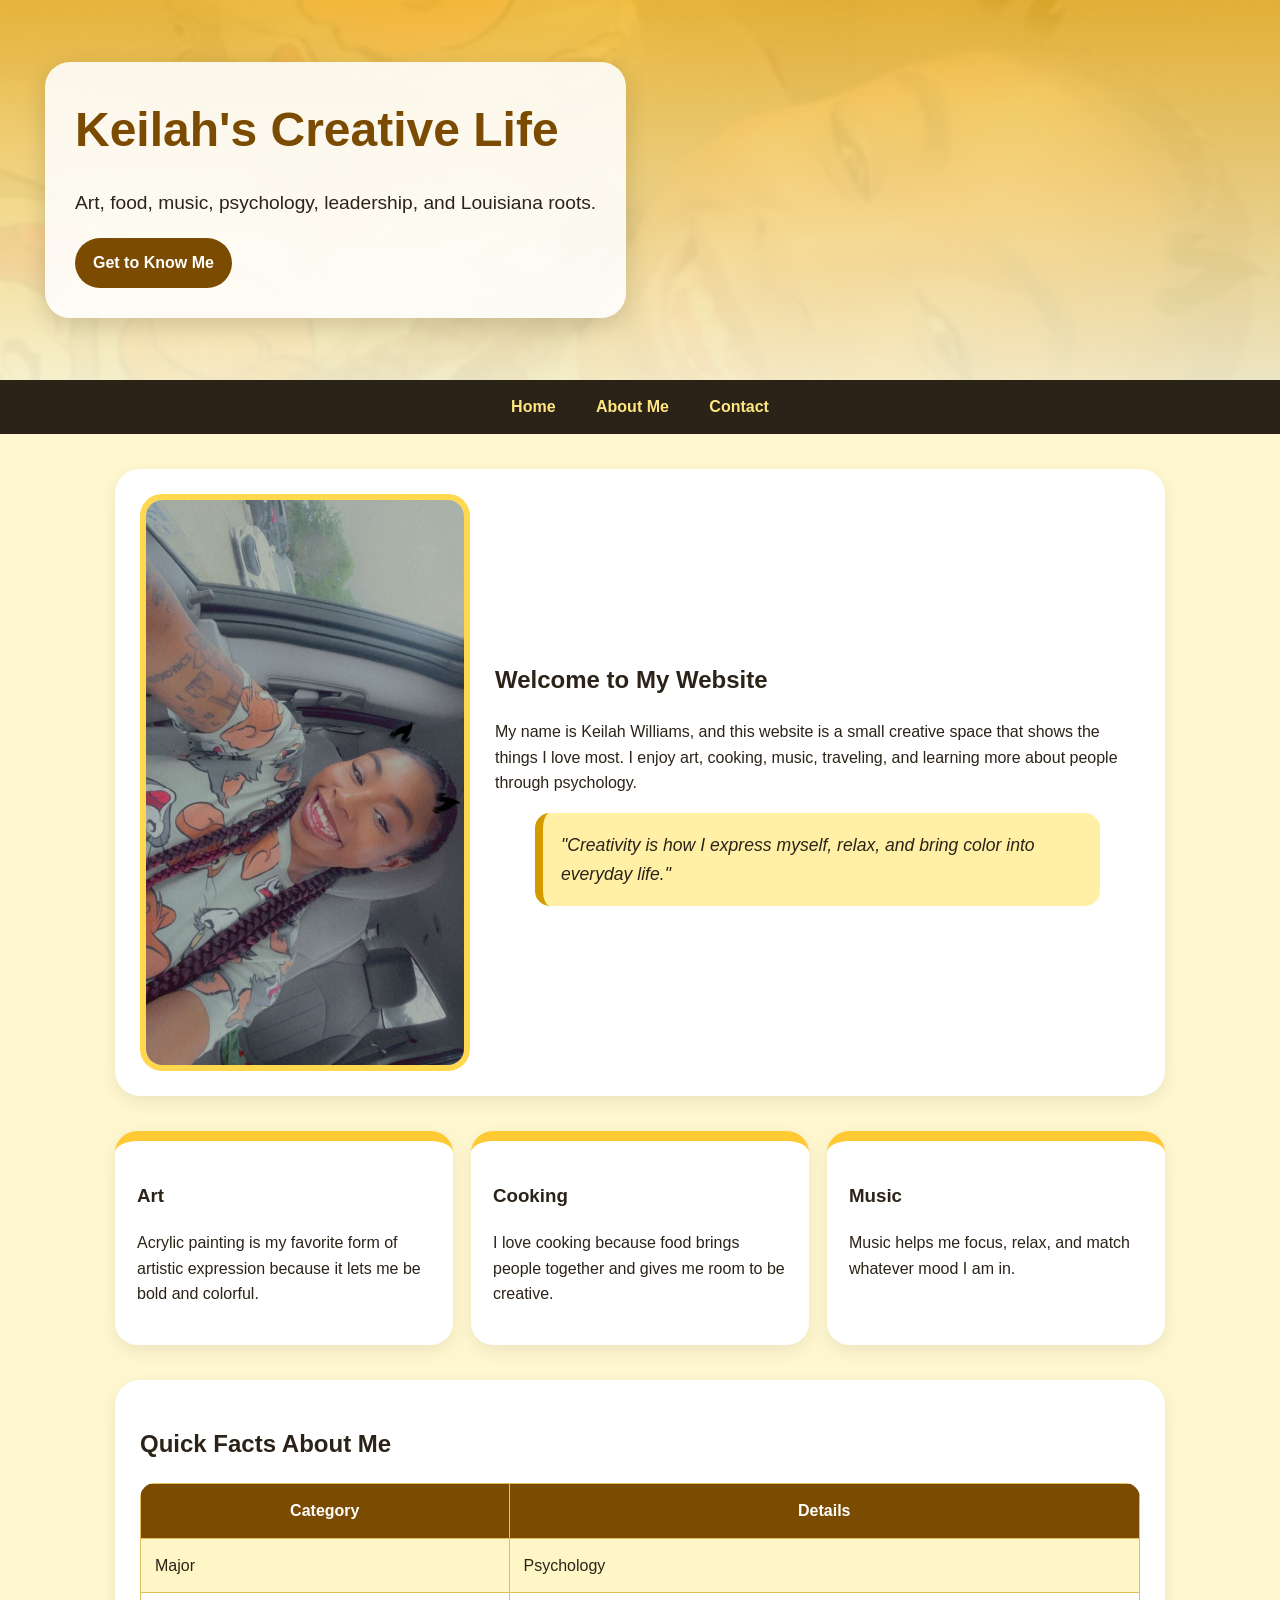
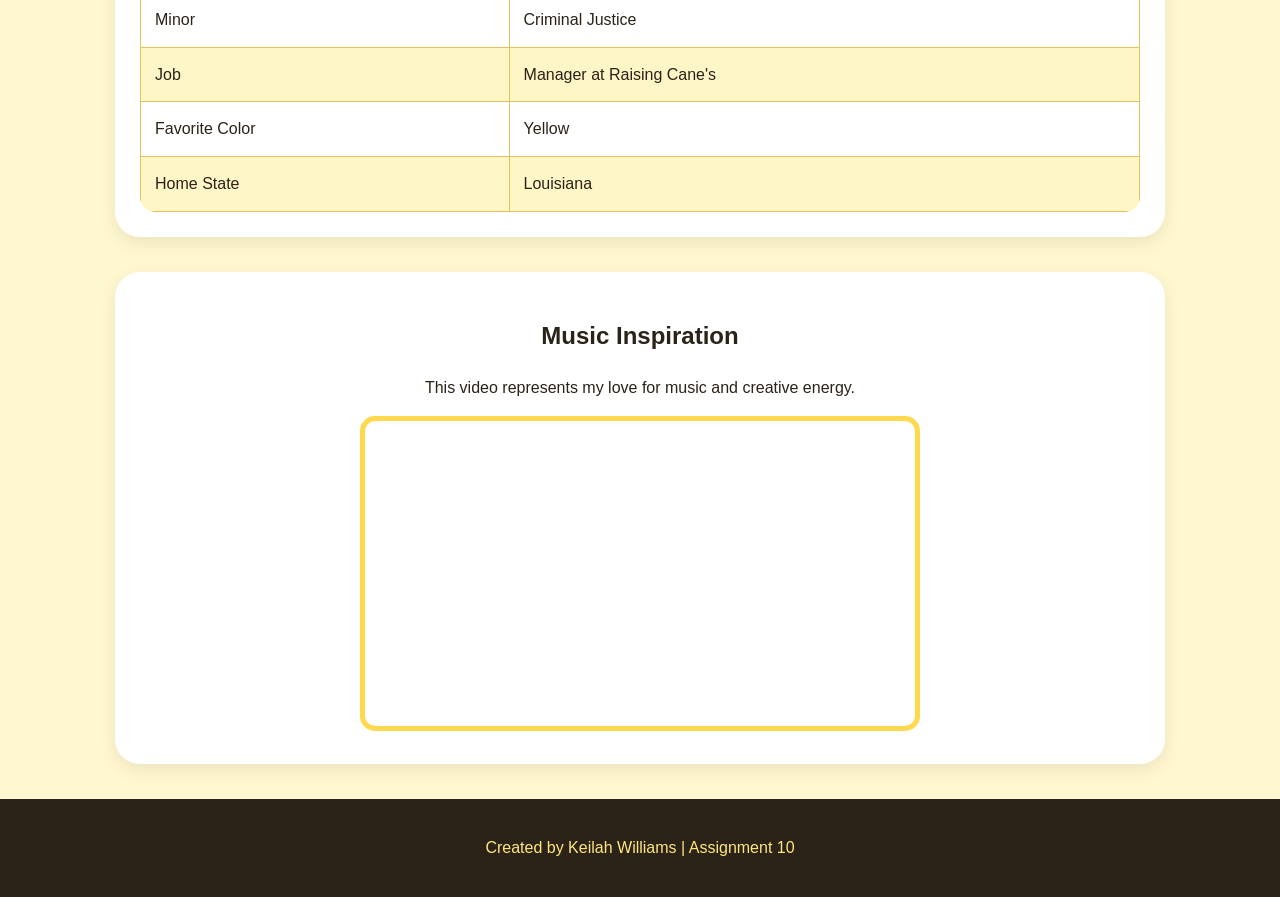
<file: index.html>
<!DOCTYPE html>
<html lang="en">
<head>
<meta charset="UTF-8">
<meta name="viewport" content="width=device-width, initial-scale=1.0">
<title>Keilah's Creative Life</title>
<link rel="stylesheet" href="style.css">
</head>

<body>

<header class="hero">
    <div class="hero-text">
        <h1>Keilah's Creative Life</h1>
        <p>Art, food, music, psychology, leadership, and Louisiana roots.</p>
        <a class="button" href="about.html">Get to Know Me</a>
    </div>
</header>

<nav>
    <a href="index.html">Home</a>
    <a href="about.html">About Me</a>
    <a href="contact.html">Contact</a>
</nav>

<main>
    <section class="intro">
        <img src="keilah_home.jpg" alt="Keilah smiling in a car">
        <div>
            <h2>Welcome to My Website</h2>
            <p>
                My name is Keilah Williams, and this website is a small creative space that shows
                the things I love most. I enjoy art, cooking, music, traveling, and learning more
                about people through psychology.
            </p>

            <blockquote>
                "Creativity is how I express myself, relax, and bring color into everyday life."
            </blockquote>
        </div>
    </section>

    <section class="cards">
        <div class="card">
            <h3>Art</h3>
            <p>Acrylic painting is my favorite form of artistic expression because it lets me be bold and colorful.</p>
        </div>

        <div class="card">
            <h3>Cooking</h3>
            <p>I love cooking because food brings people together and gives me room to be creative.</p>
        </div>

        <div class="card">
            <h3>Music</h3>
            <p>Music helps me focus, relax, and match whatever mood I am in.</p>
        </div>
    </section>

    <section>
        <h2>Quick Facts About Me</h2>
        <table>
            <tr>
                <th>Category</th>
                <th>Details</th>
            </tr>
            <tr>
                <td>Major</td>
                <td>Psychology</td>
            </tr>
            <tr>
                <td>Minor</td>
                <td>Criminal Justice</td>
            </tr>
            <tr>
                <td>Job</td>
                <td>Manager at Raising Cane's</td>
            </tr>
            <tr>
                <td>Favorite Color</td>
                <td>Yellow</td>
            </tr>
            <tr>
                <td>Home State</td>
                <td>Louisiana</td>
            </tr>
        </table>
    </section>

    <section class="video-box">
        <h2>Music Inspiration</h2>
        <p>This video represents my love for music and creative energy.</p>
        <iframe width="560" height="315" src="https://www.youtube.com/embed/tgbNymZ7vqY" title="YouTube video player"></iframe>
    </section>
</main>

<footer>
    <p>Created by Keilah Williams | Assignment 10</p>
</footer>

</body>
</html>
</file>
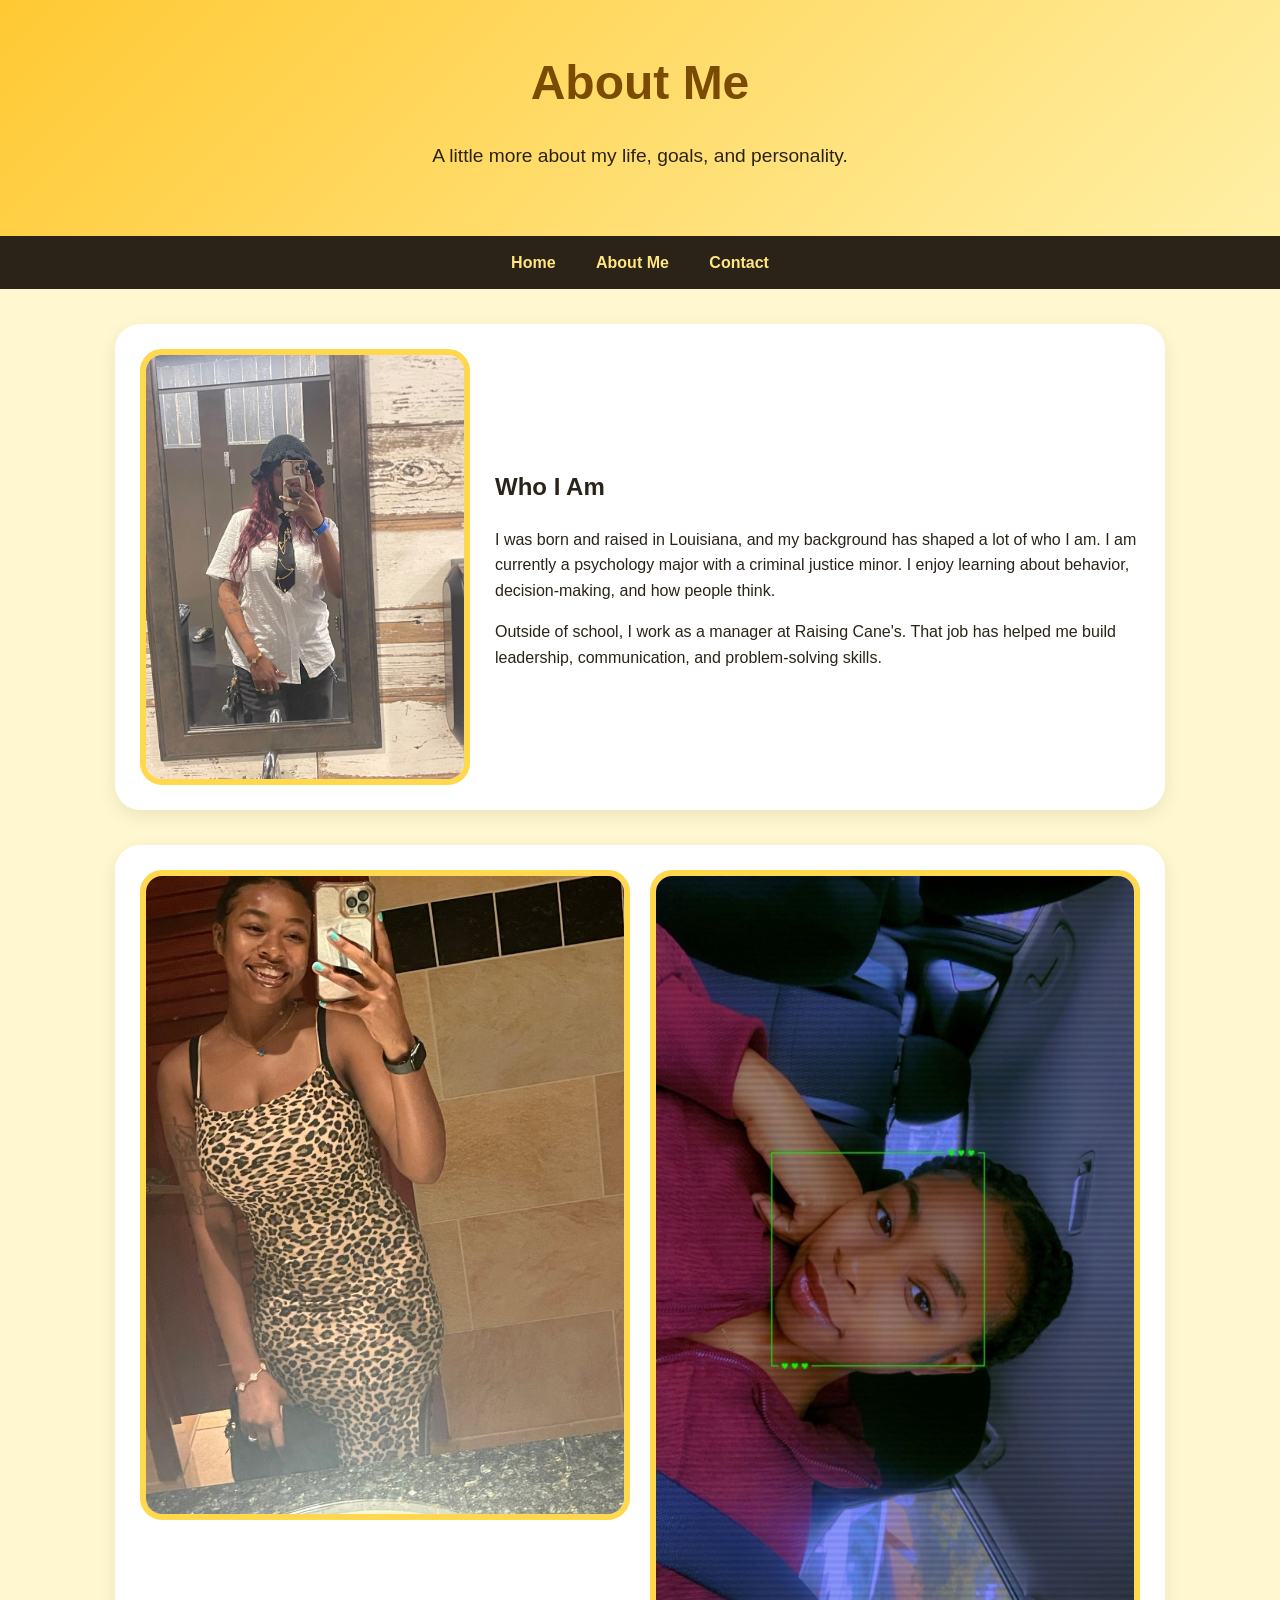
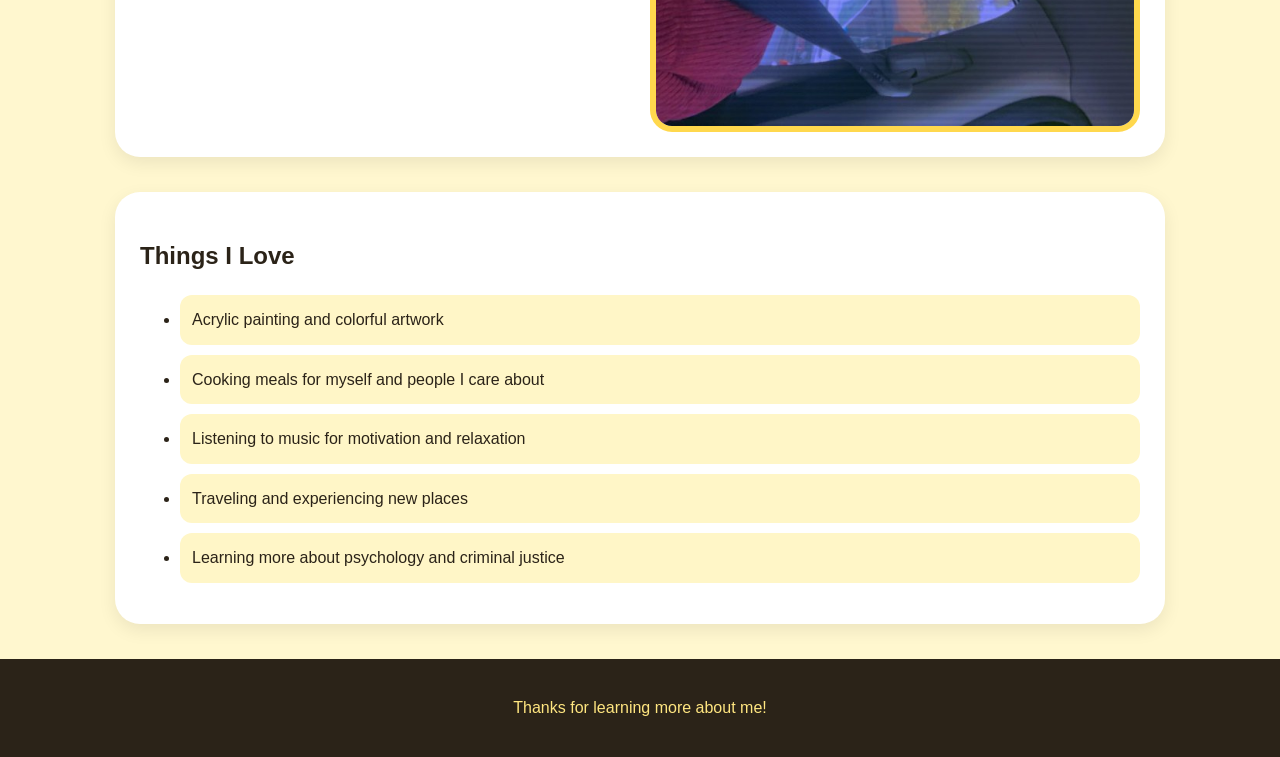
<file: about.html>
<!DOCTYPE html>
<html lang="en">
<head>
<meta charset="UTF-8">
<meta name="viewport" content="width=device-width, initial-scale=1.0">
<title>About Keilah</title>
<link rel="stylesheet" href="style.css">
</head>

<body>

<header class="page-header">
    <h1>About Me</h1>
    <p>A little more about my life, goals, and personality.</p>
</header>

<nav>
    <a href="index.html">Home</a>
    <a href="about.html">About Me</a>
    <a href="contact.html">Contact</a>
</nav>

<main>
    <section class="intro">
        <img src="keilah_artstyle.jpg" alt="Keilah wearing a creative outfit">
        <div>
            <h2>Who I Am</h2>
            <p>
                I was born and raised in Louisiana, and my background has shaped a lot of who I am.
                I am currently a psychology major with a criminal justice minor. I enjoy learning about
                behavior, decision-making, and how people think.
            </p>
            <p>
                Outside of school, I work as a manager at Raising Cane's. That job has helped me build
                leadership, communication, and problem-solving skills.
            </p>
        </div>
    </section>

    <section class="gallery">
        <img src="keilah_travel.jpg" alt="Keilah in a mirror picture">
        <img src="keilah_music.jpg" alt="Keilah in a car selfie">
    </section>

    <section>
        <h2>Things I Love</h2>
        <ul class="pretty-list">
            <li>Acrylic painting and colorful artwork</li>
            <li>Cooking meals for myself and people I care about</li>
            <li>Listening to music for motivation and relaxation</li>
            <li>Traveling and experiencing new places</li>
            <li>Learning more about psychology and criminal justice</li>
        </ul>
    </section>
</main>

<footer>
    <p>Thanks for learning more about me!</p>
</footer>

</body>
</html>
</file>
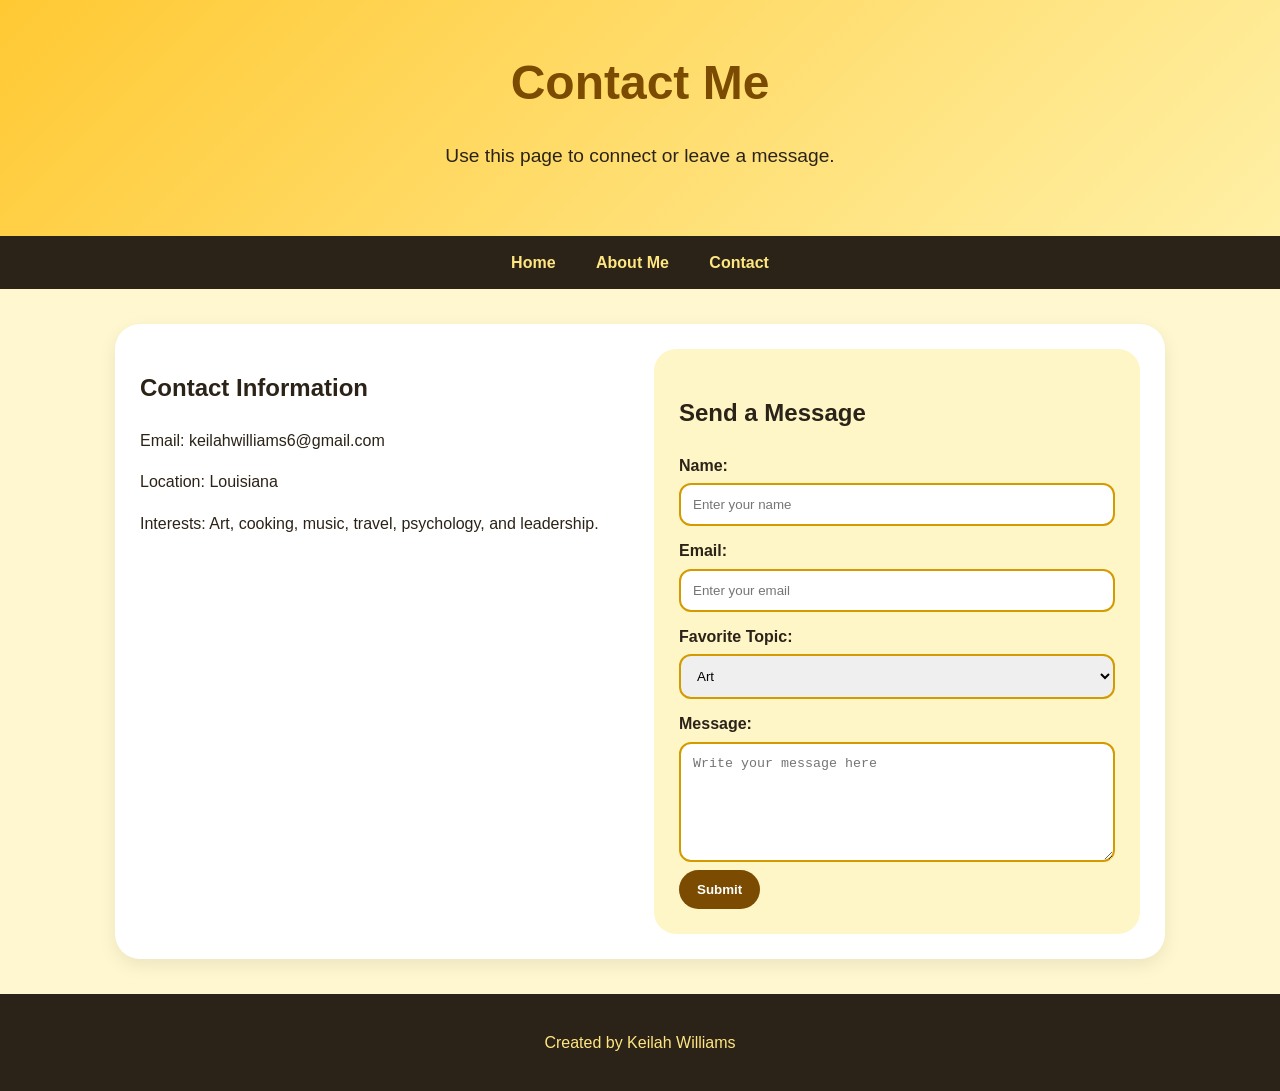
<file: contact.html>
<!DOCTYPE html>
<html lang="en">
<head>
<meta charset="UTF-8">
<meta name="viewport" content="width=device-width, initial-scale=1.0">
<title>Contact Keilah</title>
<link rel="stylesheet" href="style.css">
</head>

<body>

<header class="page-header">
    <h1>Contact Me</h1>
    <p>Use this page to connect or leave a message.</p>
</header>

<nav>
    <a href="index.html">Home</a>
    <a href="about.html">About Me</a>
    <a href="contact.html">Contact</a>
</nav>

<main>
    <section class="contact-layout">
        <div>
            <h2>Contact Information</h2>
            <p>Email: keilahwilliams6@gmail.com</p>
            <p>Location: Louisiana</p>
            <p>Interests: Art, cooking, music, travel, psychology, and leadership.</p>
        </div>

        <form>
            <h2>Send a Message</h2>

            <label for="name">Name:</label>
            <input id="name" type="text" placeholder="Enter your name">

            <label for="email">Email:</label>
            <input id="email" type="email" placeholder="Enter your email">

            <label for="topic">Favorite Topic:</label>
            <select id="topic">
                <option>Art</option>
                <option>Cooking</option>
                <option>Music</option>
                <option>Travel</option>
                <option>School</option>
            </select>

            <label for="message">Message:</label>
            <textarea id="message" placeholder="Write your message here"></textarea>

            <button type="submit">Submit</button>
        </form>
    </section>
</main>

<footer>
    <p>Created by Keilah Williams</p>
</footer>

</body>
</html>
</file>
<file: style.css>
* {
    box-sizing: border-box;
}

body {
    margin: 0;
    background-color: #fff7cf;
    color: #2b2318;
    font-family: Arial, Helvetica, sans-serif;
    line-height: 1.6;
}

.hero {
    min-height: 380px;
    background: linear-gradient(rgba(255, 194, 51, 0.85), rgba(255, 247, 207, 0.9)), url("keilah_home.jpg");
    background-size: cover;
    background-position: center;
    display: flex;
    align-items: center;
    padding: 45px;
}

.hero-text {
    background-color: rgba(255, 255, 255, 0.88);
    max-width: 650px;
    padding: 30px;
    border-radius: 25px;
    box-shadow: 0 8px 25px rgba(0, 0, 0, 0.15);
    animation: floatIn 1.5s ease;
}

.hero h1, .page-header h1 {
    font-size: 3rem;
    margin: 0;
    color: #7a4b00;
}

.hero p, .page-header p {
    font-size: 1.2rem;
}

.button, button {
    display: inline-block;
    background-color: #7a4b00;
    color: white;
    padding: 12px 18px;
    border-radius: 30px;
    text-decoration: none;
    border: none;
    font-weight: bold;
}

.button:hover, button:hover {
    background-color: #b87500;
}

nav {
    background-color: #2b2318;
    text-align: center;
    padding: 14px;
    position: sticky;
    top: 0;
    z-index: 10;
}

nav a {
    color: #ffe680;
    text-decoration: none;
    margin: 0 18px;
    font-weight: bold;
}

nav a:hover {
    color: white;
}

main {
    width: 90%;
    max-width: 1050px;
    margin: auto;
}

section {
    margin: 35px 0;
    padding: 25px;
    background-color: white;
    border-radius: 25px;
    box-shadow: 0 6px 18px rgba(0,0,0,0.08);
}

.intro {
    display: grid;
    grid-template-columns: 330px 1fr;
    gap: 25px;
    align-items: center;
}

img {
    width: 100%;
    border-radius: 22px;
    border: 6px solid #ffd84d;
}

blockquote {
    background-color: #fff0a6;
    border-left: 8px solid #d49b00;
    padding: 18px;
    font-size: 1.1rem;
    border-radius: 15px;
    font-style: italic;
}

.cards {
    display: grid;
    grid-template-columns: repeat(3, 1fr);
    gap: 18px;
    background-color: transparent;
    box-shadow: none;
    padding: 0;
}

.card {
    background-color: white;
    border-top: 10px solid #ffc933;
    padding: 22px;
    border-radius: 22px;
    box-shadow: 0 6px 18px rgba(0,0,0,0.08);
    transition: transform 0.3s ease;
}

.card:hover {
    transform: translateY(-8px);
}

table {
    width: 100%;
    border-collapse: collapse;
    overflow: hidden;
    border-radius: 15px;
}

th {
    background-color: #7a4b00;
    color: white;
}

td, th {
    border: 1px solid #e0c15b;
    padding: 14px;
}

tr:nth-child(even) {
    background-color: #fff6c7;
}

.video-box {
    text-align: center;
}

iframe {
    max-width: 100%;
    border: 5px solid #ffd84d;
    border-radius: 15px;
}

.page-header {
    background: linear-gradient(135deg, #ffc933, #fff0a6);
    text-align: center;
    padding: 45px 20px;
}

.gallery {
    display: grid;
    grid-template-columns: 1fr 1fr;
    gap: 20px;
}

.pretty-list li {
    background-color: #fff6c7;
    margin: 10px 0;
    padding: 12px;
    border-radius: 12px;
}

.contact-layout {
    display: grid;
    grid-template-columns: 1fr 1fr;
    gap: 28px;
}

form {
    background-color: #fff6c7;
    padding: 25px;
    border-radius: 22px;
}

label {
    font-weight: bold;
    display: block;
    margin-top: 12px;
}

input, textarea, select {
    width: 100%;
    padding: 12px;
    border: 2px solid #d49b00;
    border-radius: 12px;
    margin-top: 5px;
}

textarea {
    height: 120px;
}

footer {
    background-color: #2b2318;
    color: #ffe680;
    text-align: center;
    padding: 20px;
    margin-top: 35px;
}

@keyframes floatIn {
    from {
        opacity: 0;
        transform: translateY(25px);
    }

    to {
        opacity: 1;
        transform: translateY(0);
    }
}

@media (max-width: 760px) {
    .intro, .cards, .gallery, .contact-layout {
        grid-template-columns: 1fr;
    }

    .hero h1, .page-header h1 {
        font-size: 2.2rem;
    }

    nav a {
        display: inline-block;
        margin: 8px;
    }
}
</file>
